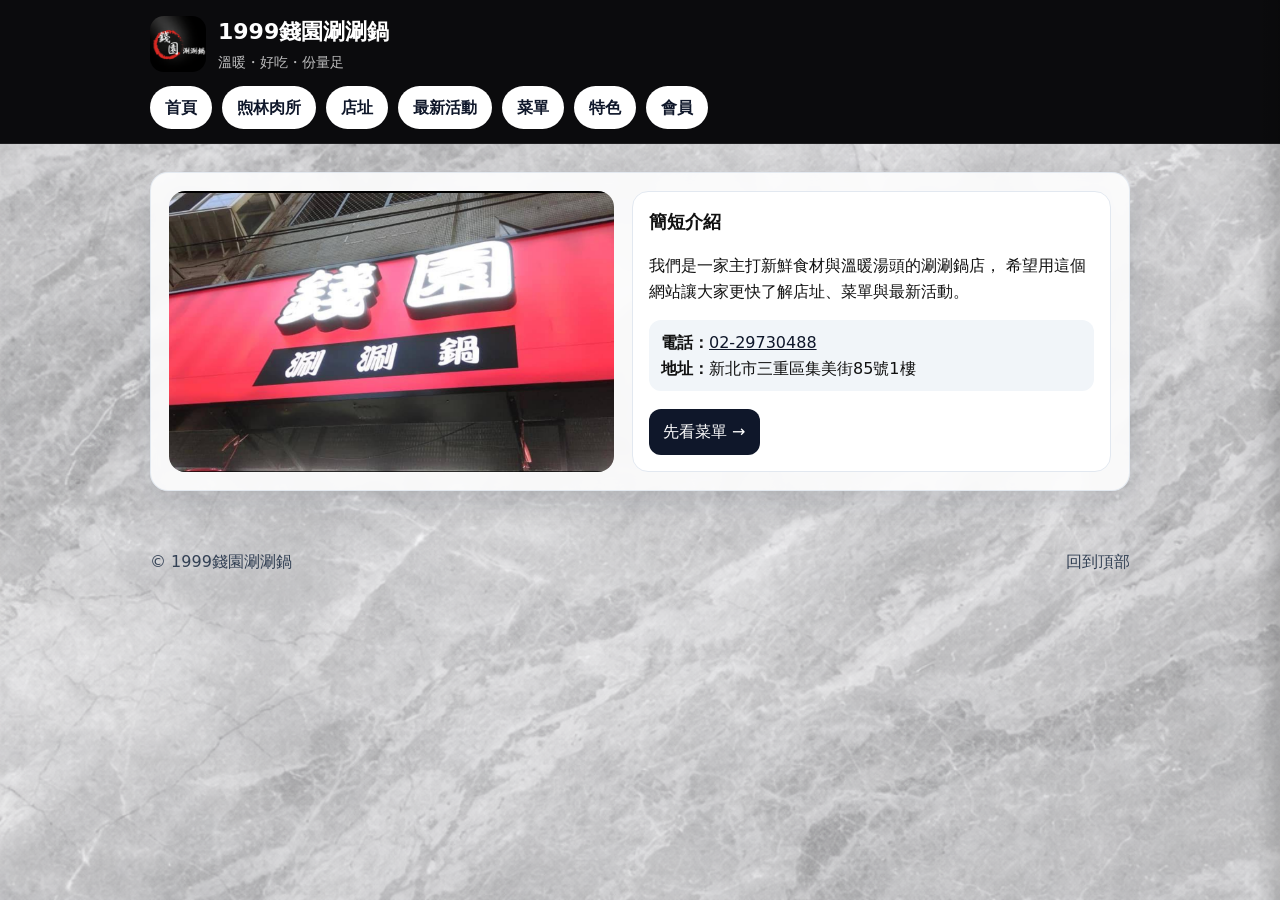
<file: index.html>
<!DOCTYPE html>
<html lang="zh-Hant">
<head>
  <meta charset="UTF-8" />
  <meta name="viewport" content="width=device-width, initial-scale=1" />
  <title>1999錢園涮涮鍋｜首頁</title>
  <link rel="stylesheet" href="css/style.css" />
</head>

<body>
  <a class="skip-link" href="#main">跳到主要內容</a>

  <header class="site-header" id="top">
    <div class="brand">
      <img class="brand-logo" src="images/logo1.png" alt="1999錢園涮涮鍋 Logo">
  
      <div class="brand-text">
        <h1 class="brand-name">1999錢園涮涮鍋</h1>
        <p class="brand-tagline">溫暖・好吃・份量足</p>
      </div>
    </div>
  
    <nav class="site-nav" aria-label="主要導覽">
      <a href="index.html" aria-current="page">首頁</a>
      <a href="shop.html">煦林肉所</a>
      <a href="location.html">店址</a>
      <a href="news.html">最新活動</a>
      <a href="menu.html">菜單</a>
      <a href="features.html">特色</a>
      <a href="member.html">會員</a>
    </nav>
  </header>  

  <main id="main" class="page">
    <section class="hero">
      <div class="hero-photo" >
        <img src="images/storefront.png" alt="店面/招牌照片佔位">
      </div>

      <div class="hero-text">
        <h2 class="section-title">簡短介紹</h2>
        <p>
          我們是一家主打新鮮食材與溫暖湯頭的涮涮鍋店，
          希望用這個網站讓大家更快了解店址、菜單與最新活動。
        </p>

        <p class="quick-info">
          <span class="label">電話：</span><a class="tel" href="tel:000000000">02-29730488</a><br>
          <span class="label">地址：</span>新北市三重區集美街85號1樓
        </p>

        <a class="cta" href="menu.html">先看菜單 →</a>
      </div>
    </section>
  </main>

  <footer class="site-footer">
    <p>© 1999錢園涮涮鍋</p>
    <a class="to-top" href="#top">回到頂部</a>
  </footer>
</body>
</html>
</file>
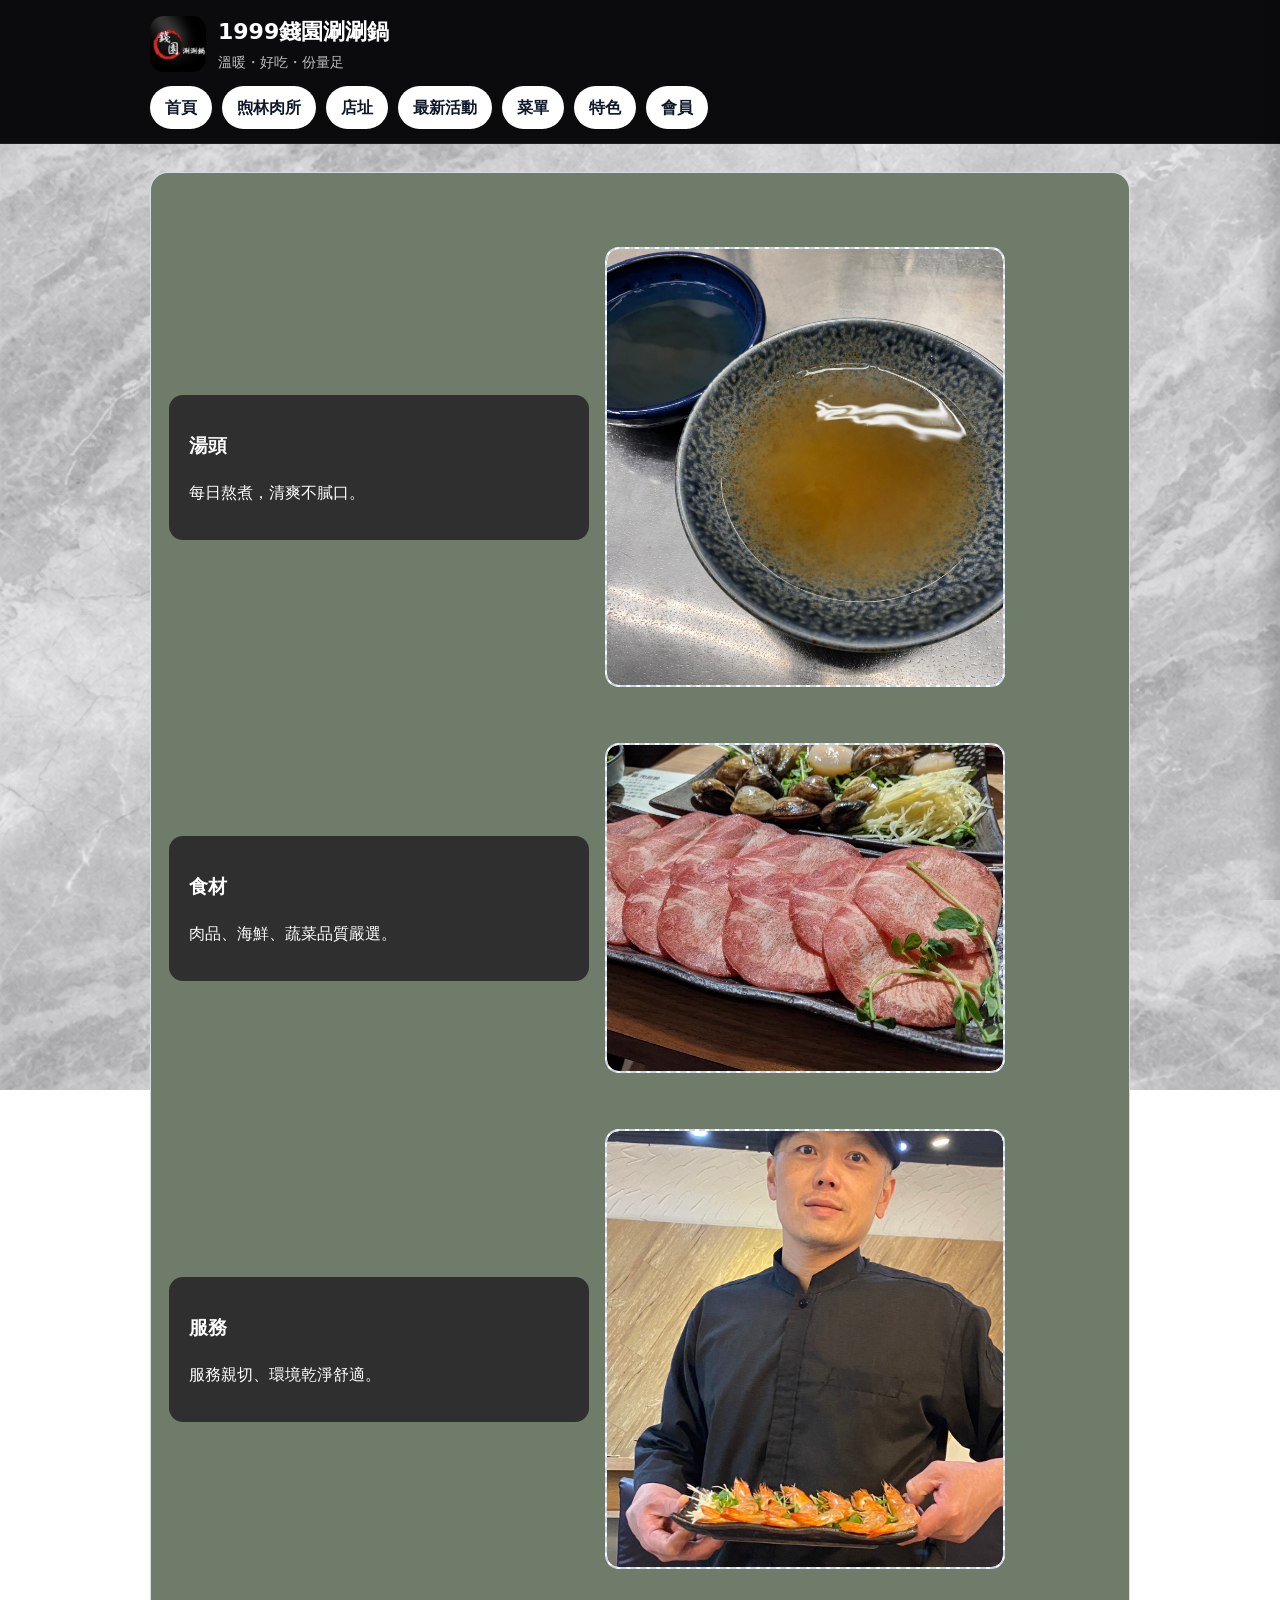
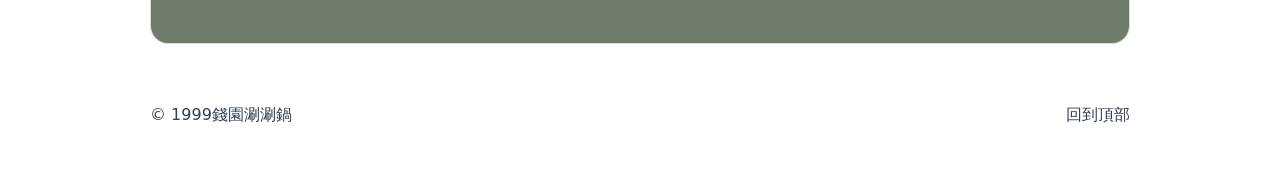
<file: features.html>
<!doctype html>
<html lang="zh-Hant">
<head>
  <meta charset="utf-8" />
  <meta name="viewport" content="width=device-width, initial-scale=1" />
  <title>店內特色｜1999錢園涮涮鍋</title>
  <link rel="stylesheet" href="css/style.css" />
</head>

<body>
  <a class="skip-link" href="#main">跳到主要內容</a>

  <!-- Header（沿用你現在的） -->
  <header class="site-header" id="top">
    <div class="brand">
      <!-- 這裡放你的 logo（你已經有了就用 img；沒有也可先留） -->
      <img class="brand-logo" src="images/logo1.png" alt="1999錢園涮涮鍋 Logo">
      <div>
        <h1 class="brand-name">1999錢園涮涮鍋</h1>
        <p class="brand-tagline">溫暖・好吃・份量足</p>
      </div>
    </div>

    <nav class="site-nav" aria-label="主要導覽">
      <a href="index.html">首頁</a>
      <a href="shop.html">煦林肉所</a>
      <a href="location.html">店址</a>
      <a href="news.html">最新活動</a>
      <a href="menu.html">菜單</a>
      <a href="features.html" aria-current="page">特色</a>
      <a href="member.html">會員</a>
    </nav>
  </header>

  <main id="main" class="page page-features">

    <!-- 湯頭（自己的區塊） -->
    <section class="feature-block">
      <div class="feature-row">
        <div class="feature-text">
          <h3>湯頭</h3>
          <p>每日熬煮，清爽不膩口。</p>
        </div>
            <div class="feature-image portrait">
                <img src="images/soup.jpg" alt="湯頭照片">
            </div>
      </div>
          
    </section>
  
    <!-- 食材（自己的區塊） -->
    <section class="feature-block">
      <div class="feature-row">
        <div class="feature-text">
            <h3>食材</h3>
            <p>肉品、海鮮、蔬菜品質嚴選。</p>
        </div>
            <!-- 食材（橫圖） -->
            <div class="feature-image landscape">
                <img src="images/ingredients.jpg" alt="食材照片">
            </div>
  
       
      </div>
    </section>
  
    <!-- 服務（自己的區塊） -->
    <section class="feature-block">
      <div class="feature-row">
        <div class="feature-text">
          <h3>服務</h3>
          <p>服務親切、環境乾淨舒適。</p>
        </div>
  
<!-- 服務（直圖） -->
        <div class="feature-image portrait">
            <img src="images/service.jpg" alt="服務照片">
        </div>          
      </div>
    </section>
  </main>
  

  <footer class="site-footer">
    <p>© 1999錢園涮涮鍋</p>
    <a class="to-top" href="#top">回到頂部</a>
  </footer>
</body>
</html>
</file>
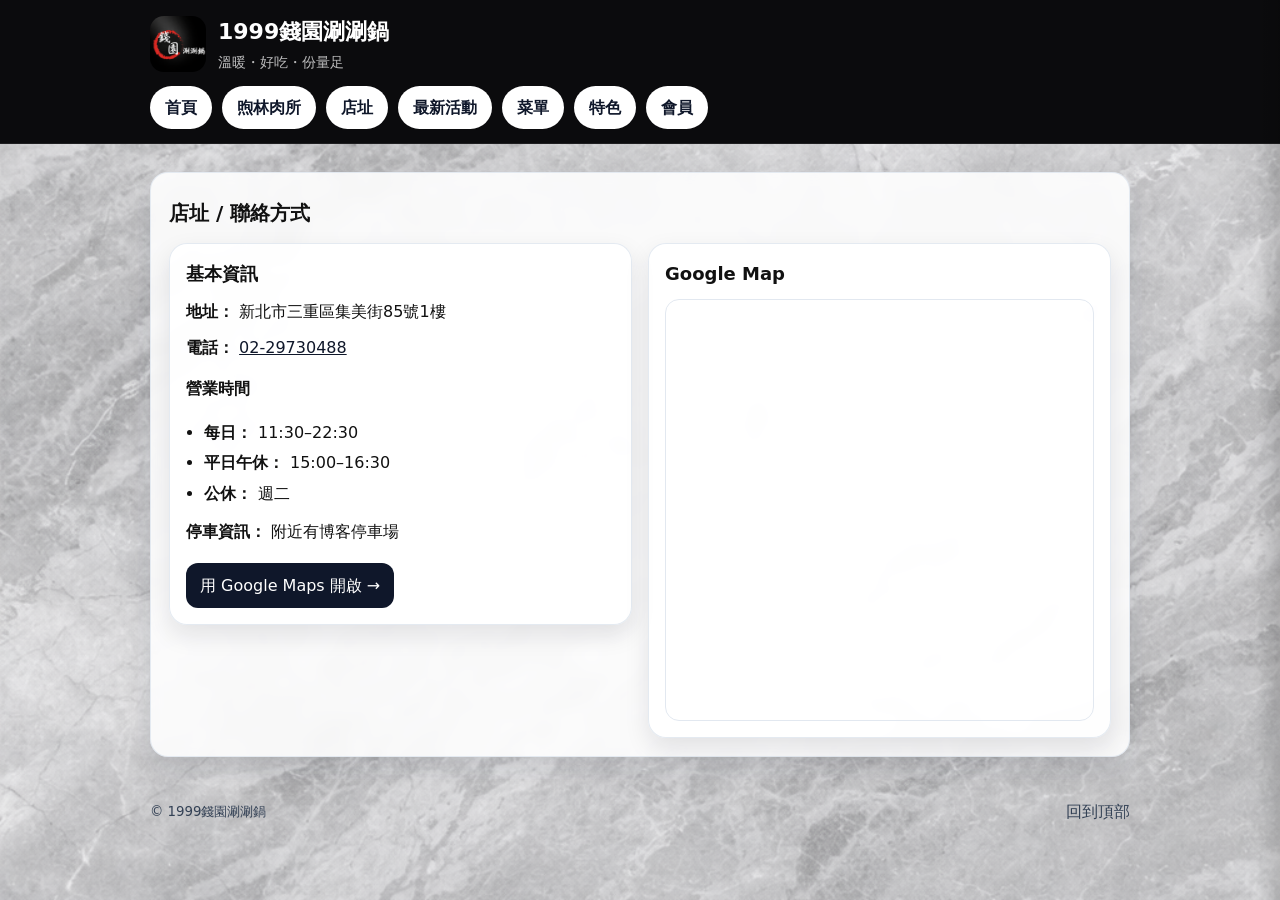
<file: location.html>
<!DOCTYPE html>
<html lang="zh-Hant">
<head>
  <meta charset="utf-8" />
  <meta name="viewport" content="width=device-width, initial-scale=1" />
  <title>店址｜1999錢園涮涮鍋</title>
  <link rel="stylesheet" href="css/style.css" />
</head>

<body id="top">
    <a class="skip-link" href="#main">跳到主要內容</a>

    <header class="site-header" id="top">
      <div class="brand">
        <img class="brand-logo" src="images/logo1.png" alt="1999錢園涮涮鍋 Logo">
    
        <div class="brand-text">
          <h1 class="brand-name">1999錢園涮涮鍋</h1>
          <p class="brand-tagline">溫暖・好吃・份量足</p>
        </div>
      </div>
    
      <nav class="site-nav" aria-label="主要導覽">
        <a href="index.html">首頁</a>
        <a href="shop.html">煦林肉所</a>
        <a href="location.html" aria-current="page">店址</a>
        <a href="news.html">最新活動</a>
        <a href="menu.html">菜單</a>
        <a href="features.html">特色</a>
        <a href="member.html">會員</a>
      </nav>
    </header>  

  <main id="main" class="page">
    <h2 class="page-title">店址 / 聯絡方式</h2>

    <section class="location-layout">
      <!-- 上半：資訊卡 -->
      <div class="info-card">
        <h3 class="section-title">基本資訊</h3>

        <p class="info-row">
          <span class="label">地址：</span>
          <span>新北市三重區集美街85號1樓</span>
        </p>

        <p class="info-row">
          <span class="label">電話：</span>
          <a class="tel" href="tel:+886-000-000-000">02-29730488</a>
        </p>

        <p class="label">營業時間</p>

        <ul class="hours">
          <li><span class="hours__label">每日：</span><span class="hours__value">11:30–22:30</span></li>
          <li><span class="hours__label">平日午休：</span><span class="hours__value">15:00–16:30</span></li>
          <li><span class="hours__label">公休：</span><span class="hours__value">週二</span></li>
        </ul>
        

        <p class="info-row">
          <span class="label">停車資訊：</span>
          <span>附近有博客停車場</span>
        </p>

        <div class="info-actions">
          <a class="cta" href="https://maps.google.com" target="_blank" rel="noreferrer">用 Google Maps 開啟 →</a>
        </div>
      </div>

      <!-- 下半：地圖 -->
      <div class="map-card">
        <h3 class="section-title">Google Map</h3>

        <!-- ✅ 把下面 iframe 換成你自己店家的嵌入碼 -->
        <div class="map-embed">
          <iframe
            src="https://www.google.com/maps/embed?pb=!1m18!1m12!1m3!1d3614.4293756175184!2d121.48869709797496!3d25.05343209345707!2m3!1f0!2f0!3f0!3m2!1i1024!2i768!4f13.1!3m3!1m2!1s0x3442a9ae7a0f818d%3A0xe29171efdb4f7f5a!2zMTk5OemMouWckua2rua2rumNiw!5e0!3m2!1szh-TW!2stw!4v1766408067471!5m2!1szh-TW!2stw" 
            loading="lazy"
            referrerpolicy="no-referrer-when-downgrade"
            allowfullscreen
            title="1999錢園涮涮鍋 Google Map"
          ></iframe>
        </div>
      </div>
    </section>
  </main>

  <footer class="site-footer">
    <small>© 1999錢園涮涮鍋</small>
    <a class="to-top" href="#top">回到頂部</a>
  </footer>
</body>
</html>
</file>
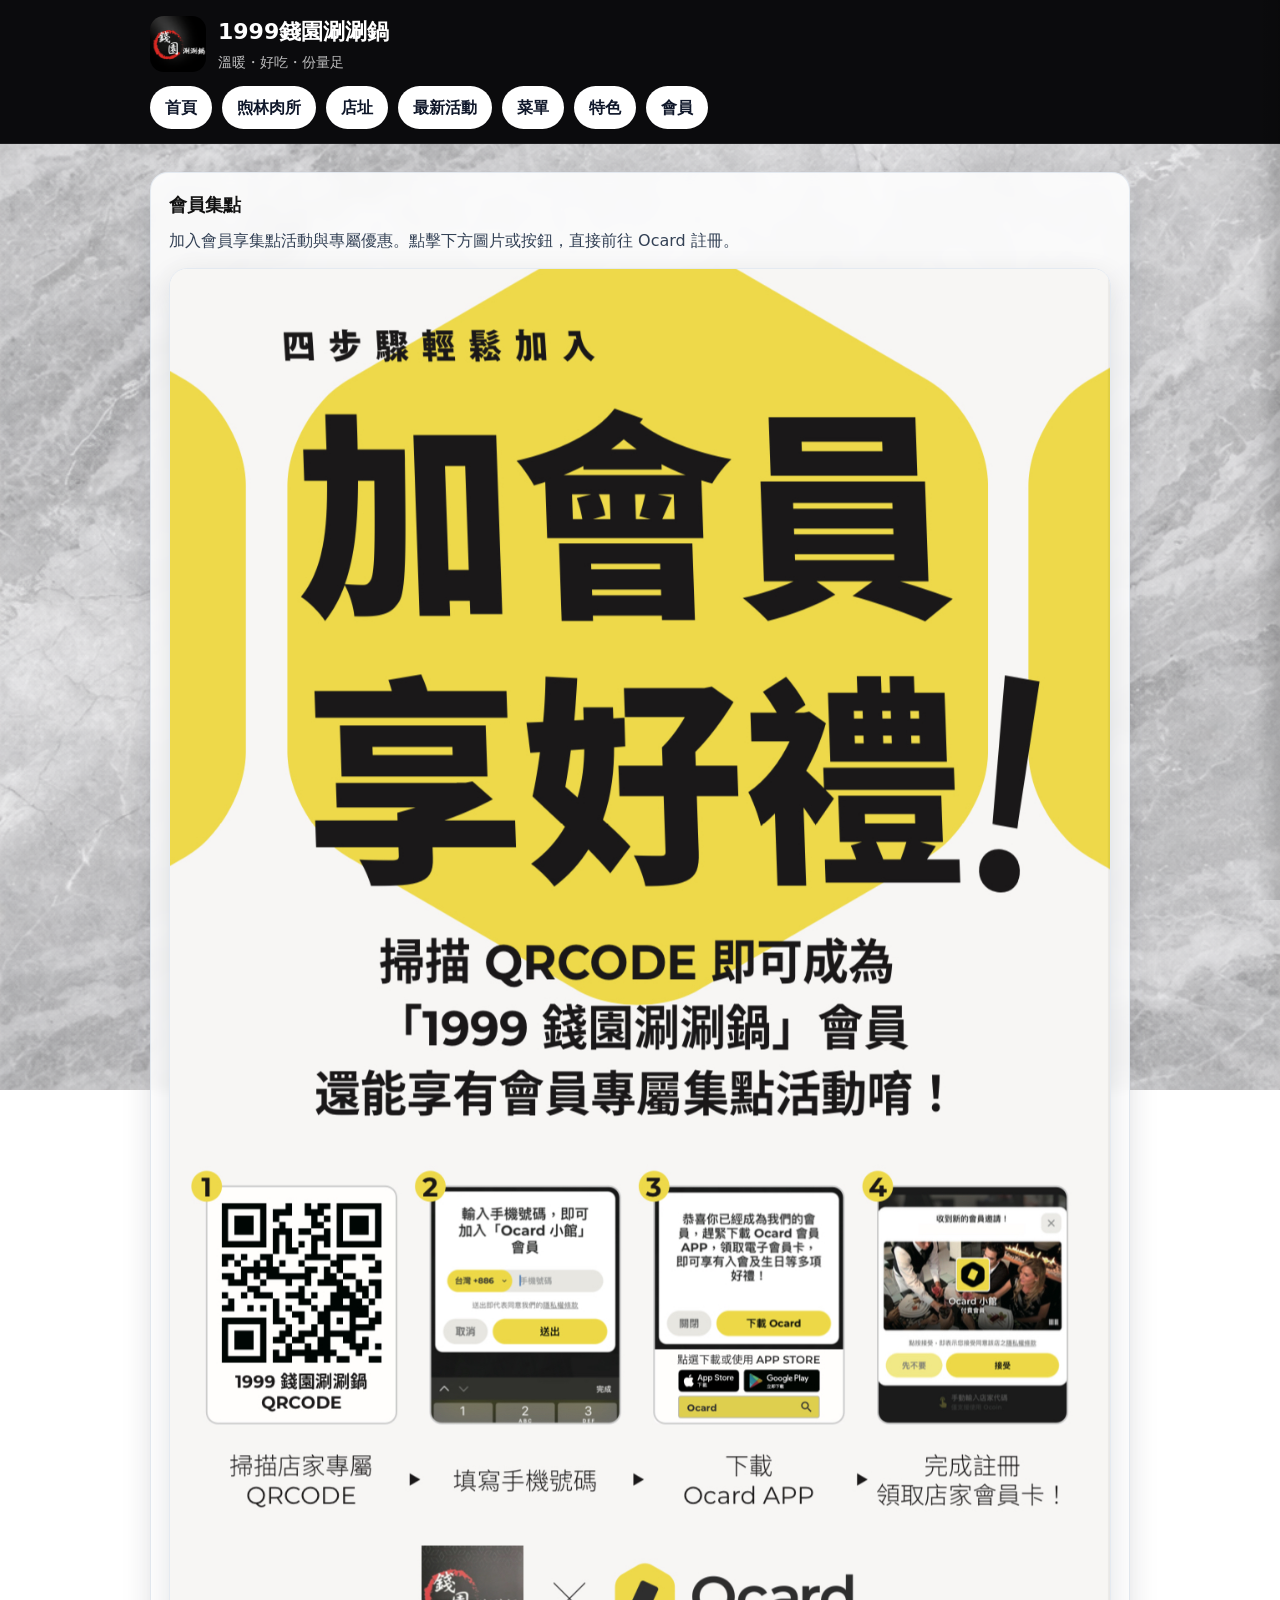
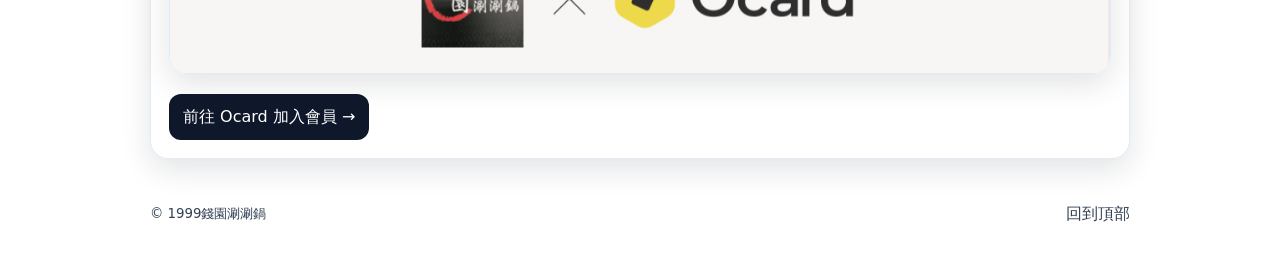
<file: member.html>
<!doctype html>
<html lang="zh-Hant">
<head>
  <meta charset="utf-8" />
  <meta name="viewport" content="width=device-width, initial-scale=1" />
  <title>會員集點｜1999錢園涮涮鍋</title>
  <link rel="stylesheet" href="css/style.css" />
</head>

<body>
  <a class="skip-link" href="#main">跳到主要內容</a>

  <header class="site-header">
    <div class="brand">
      <img class="brand-logo" src="images/logo1.png" alt="1999錢園涮涮鍋 Logo">
      <div>
        <h1 class="brand-name">1999錢園涮涮鍋</h1>
        <p class="brand-tagline">溫暖・好吃・份量足</p>
      </div>
    </div>

    <nav class="site-nav" aria-label="主要導覽">
      <a href="index.html">首頁</a>
      <a href="shop.html">煦林肉所</a>
      <a href="location.html">店址</a>
      <a href="news.html">最新活動</a>
      <a href="menu.html">菜單</a>
      <a href="features.html">特色</a>
      <a href="member.html" aria-current="page">會員</a>
    </nav>
  </header>

  <main id="main" class="page page-member">
    <h2 class="section-title">會員集點</h2>
    <p class="member-lead">
      加入會員享集點活動與專屬優惠。點擊下方圖片或按鈕，直接前往 Ocard 註冊。
    </p>

    <!-- ✅ 圖片整張可點：導流入口 -->
    <a class="member-card"
       href="http://ocard.co/A?sid=l7Jvwx"
       target="_blank"
       rel="noreferrer noopener"
       aria-label="前往 Ocard 集點會員頁（新分頁開啟）">
      <img src="images/IMG_0651.jpg" alt="加入會員享好禮：掃描 QRCode 加入 1999錢園涮涮鍋 Ocard 會員" />
    </a>

    <!-- ✅ 備援 CTA：就算不點圖也看得懂 -->
    <p class="member-cta-wrap">
      <a class="cta" href="http://ocard.co/A?sid=l7Jvwx" target="_blank" rel="noreferrer noopener">
        前往 Ocard 加入會員 →
      </a>
    </p>
  </main>

  <footer class="site-footer">
    <small>© 1999錢園涮涮鍋</small>
    <a class="to-top" href="#top">回到頂部</a>
  </footer>
</body>
</html>
</file>
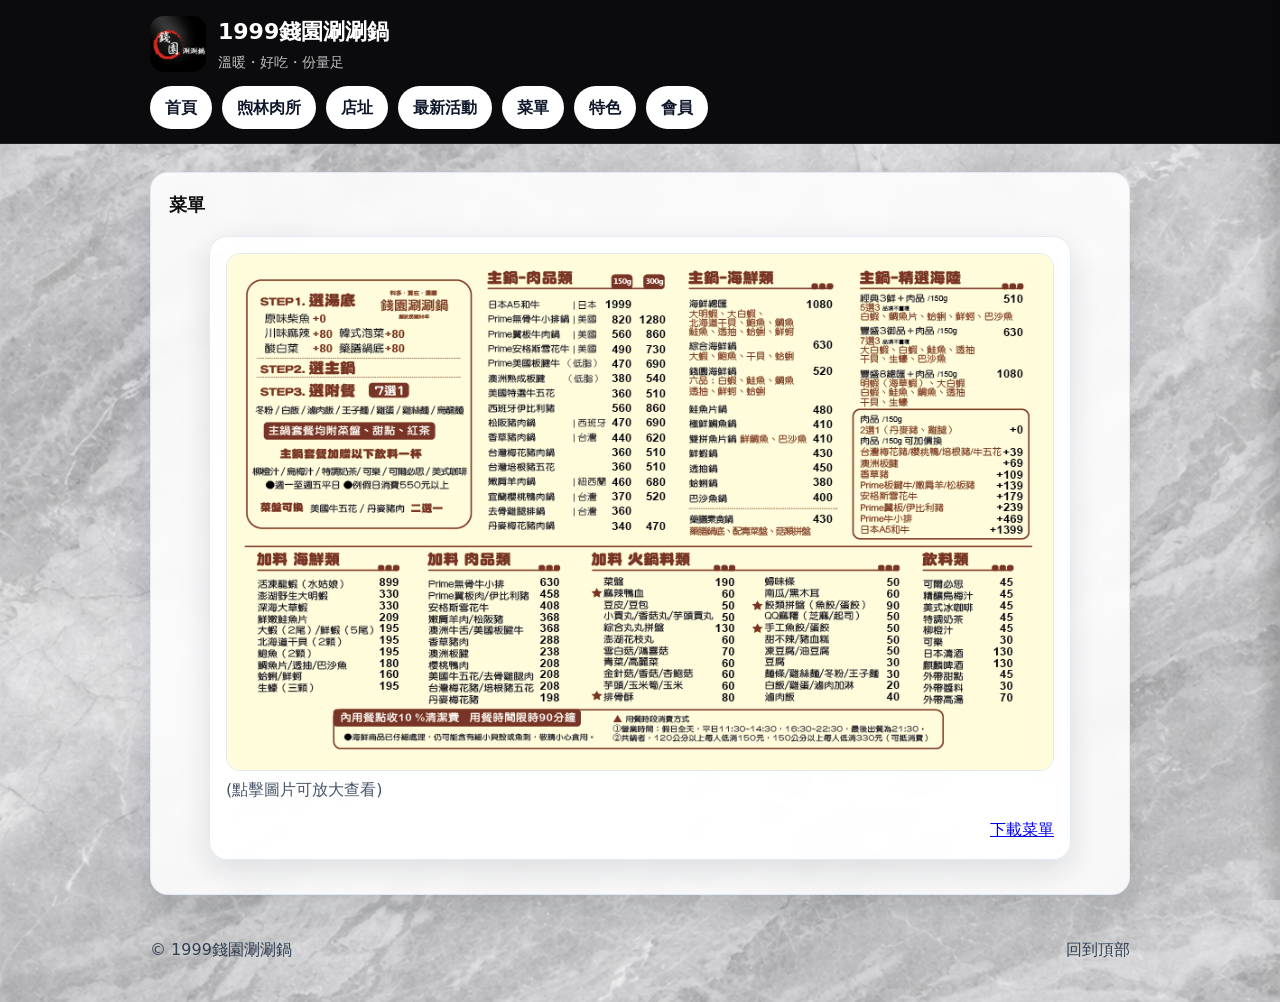
<file: menu.html>
<!doctype html>
<html lang="zh-Hant">
<head>
  <meta charset="utf-8" />
  <meta name="viewport" content="width=device-width, initial-scale=1" />
  <title>菜單｜1999錢園涮涮鍋</title>
  <link rel="stylesheet" href="css/style.css" />
</head>

<body>
  <a class="skip-link" href="#main">跳到主要內容</a>

  <header class="site-header" id="top">
    <div class="brand">
      <img class="brand-logo" src="images/logo1.png" alt="1999錢園涮涮鍋 Logo">
      <div>
        <h1 class="brand-name">1999錢園涮涮鍋</h1>
        <p class="brand-tagline">溫暖・好吃・份量足</p>
      </div>
    </div>

    <nav class="site-nav" aria-label="主要導覽">
      <a href="index.html">首頁</a>
      <a href="shop.html">煦林肉所</a>
      <a href="location.html">店址</a>
      <a href="news.html">最新活動</a>
      <a href="menu.html" aria-current="page">菜單</a>
      <a href="features.html">特色</a>
      <a href="member.html">會員</a>
    </nav>
  </header>

  <main class="page" id="main">
    <h2 class="section-title">菜單</h2>

    <figure class="menu-card">
      <a class="menu-link" href="images/menu.jpg" target="_blank" rel="noreferrer">
        <img class="menu-img" src="images/menu.jpg" alt="1999錢園涮涮鍋 菜單">
      </a>
      <p class="muted">(點擊圖片可放大查看)</p>
      <figcaption class="menu-caption">
        <a class="ext-link" href="images/menu.jpg" download>下載菜單</a>
      </figcaption>
    </figure>
  </main>

  <footer class="site-footer">
    <div>© 1999錢園涮涮鍋</div>
    <a class="to-top" href="#top">回到頂部</a>
  </footer>
</body>
</html>
</file>
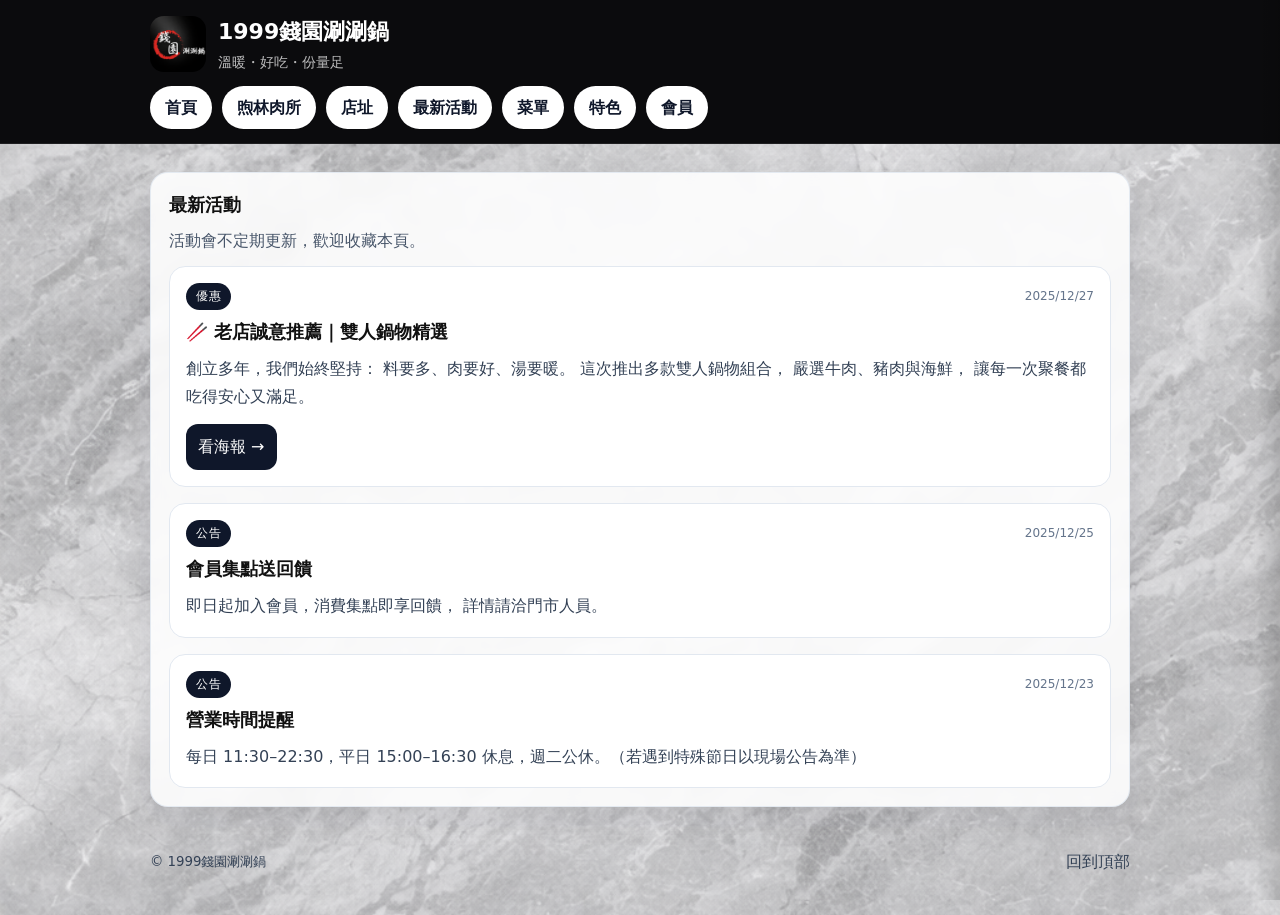
<file: news.html>
<!doctype html>
<html lang="zh-Hant">
<head>
  <meta charset="utf-8" />
  <meta name="viewport" content="width=device-width, initial-scale=1" />
  <title>最新活動｜1999錢園涮涮鍋</title>
  <link rel="stylesheet" href="css/style.css" />
</head>

<body>
  <a class="skip-link" href="#main">跳到主要內容</a>

  <!-- ✅ 直接沿用你目前網站的 header（需要一致） -->
  <header class="site-header">
    <div class="brand">
      <img class="brand-logo" src="images/logo1.png" alt="1999錢園涮涮鍋 Logo">
      <div>
        <h1 class="brand-name">1999錢園涮涮鍋</h1>
        <p class="brand-tagline">溫暖・好吃・份量足</p>
      </div>
    </div>

    <nav class="site-nav" aria-label="主要導覽">
      <a href="index.html">首頁</a>
      <a href="shop.html">煦林肉所</a>
      <a href="location.html">店址</a>
      <a href="news.html" aria-current="page">最新活動</a>
      <a href="menu.html">菜單</a>
      <a href="features.html">特色</a>
      <a href="member.html">會員</a>
    </nav>
  </header>

  <main id="main" class="page page-news">
    <header class="news-head">
      <h2 class="section-title">最新活動</h2>
      <p class="news-subtitle">活動會不定期更新，歡迎收藏本頁。</p>
    </header>

    <section class="news-list" aria-label="活動列表">
      <!-- ✅ 活動 1 -->
      <article class="news-card">
        <div class="news-meta">
          <span class="news-tag">優惠</span>
          <time class="news-date" datetime="2025-12-27">2025/12/27</time>
        </div>

        <h3 class="news-title">🥢 老店誠意推薦｜雙人鍋物精選</h3>

        <p class="news-text">
            創立多年，我們始終堅持：
            料要多、肉要好、湯要暖。
            
            這次推出多款雙人鍋物組合，
            嚴選牛肉、豬肉與海鮮，
            讓每一次聚餐都吃得安心又滿足。
        </p>


    
        <div class="news-actions">
          <a class="news-btn" href="images/S__140558339.jpg">看海報 →</a>
        </div>
        
      </article>


      <!-- 活動 2 -->
      <article class="news-card">
        <div class="news-meta">
          <span class="news-tag">公告</span>
          <time class="news-date" datetime="2025-12-25">2025/12/25</time>
        </div>

        <h3 class="news-title">會員集點送回饋</h3>

        <p class="news-text">
            即日起加入會員，消費集點即享回饋，
            詳情請洽門市人員。
        </p>
      </article>




      <!-- ✅ 活動 3 -->
      <article class="news-card">
        <div class="news-meta">
          <span class="news-tag">公告</span>
          <time class="news-date" datetime="2025-12-23">2025/12/23</time>
        </div>

        <h3 class="news-title">營業時間提醒</h3>

        <p class="news-text">
          每日 11:30–22:30，平日 15:00–16:30 休息，週二公休。（若遇到特殊節日以現場公告為準）
        </p>
      </article>
    </section>
  </main>

  <footer class="site-footer">
    <small>© 1999錢園涮涮鍋</small>
    <a class="to-top" href="#top">回到頂部</a>
  </footer>
</body>
</html>
</file>
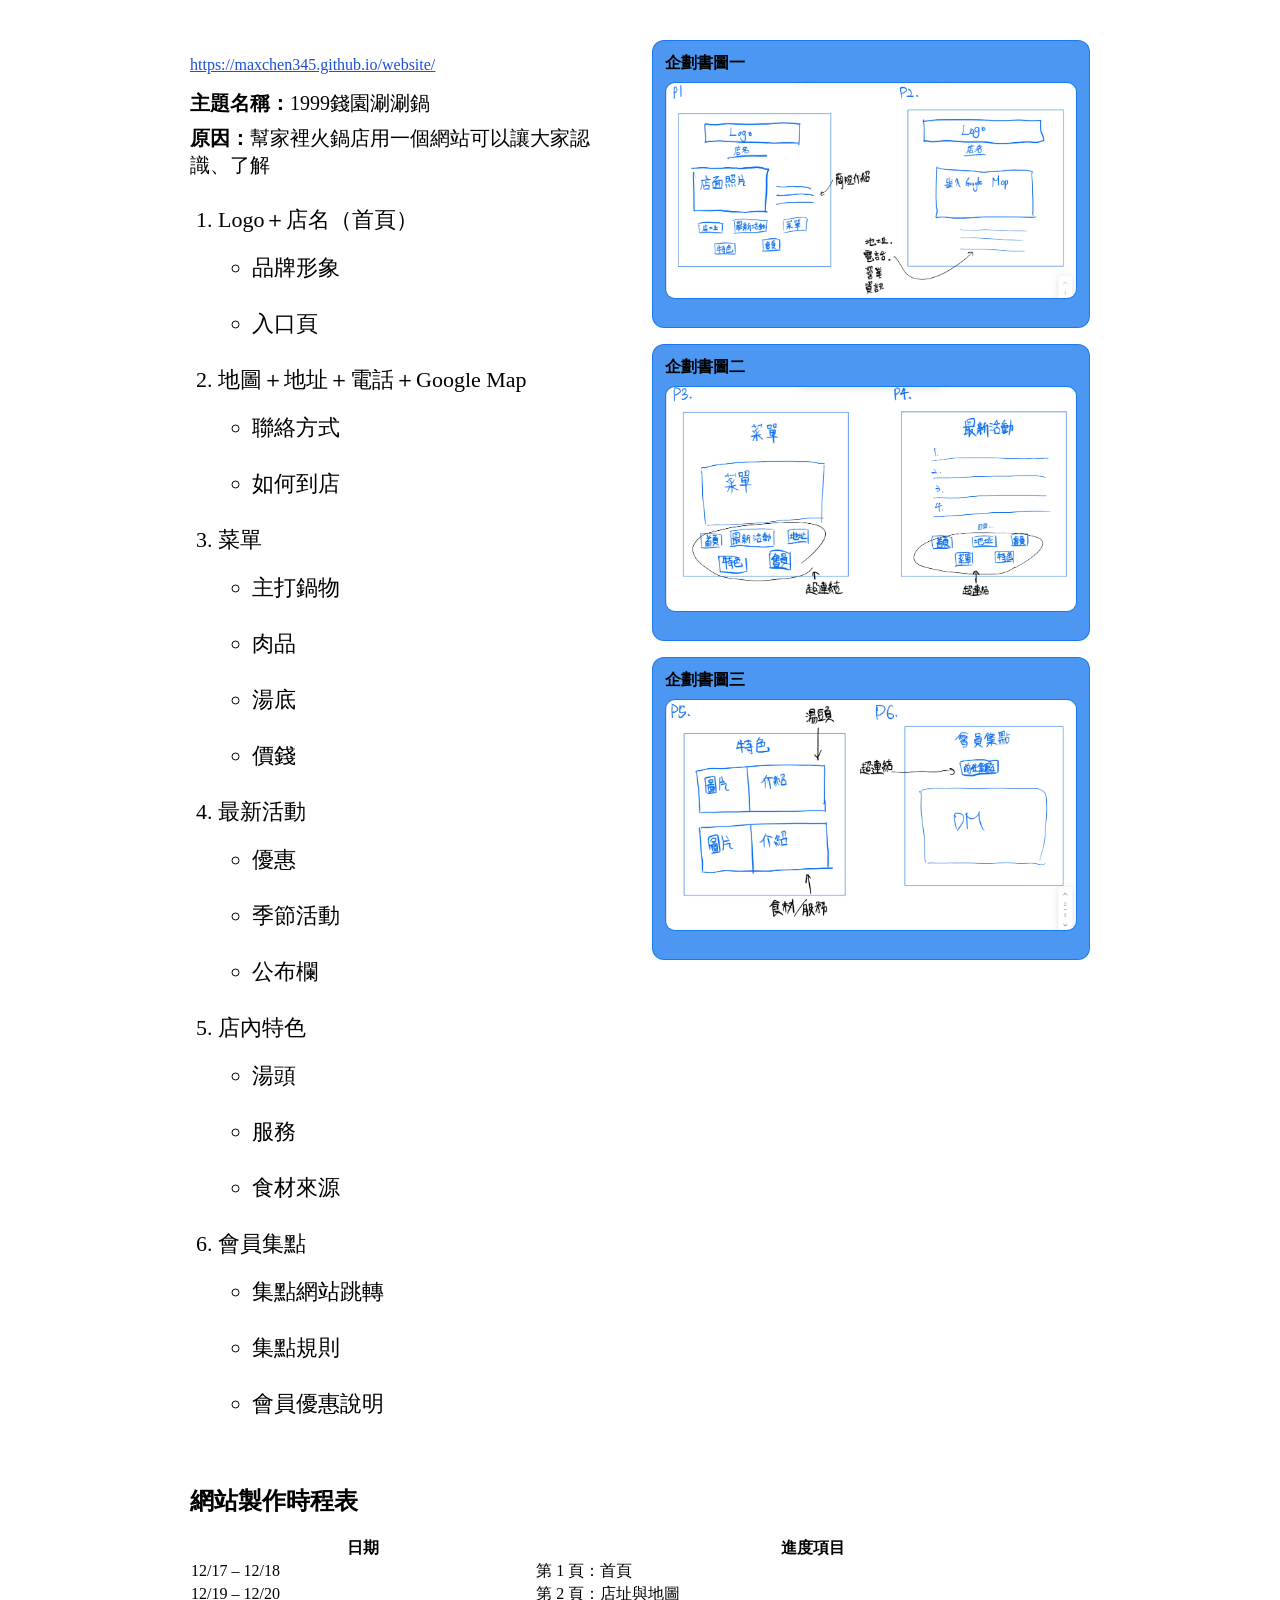
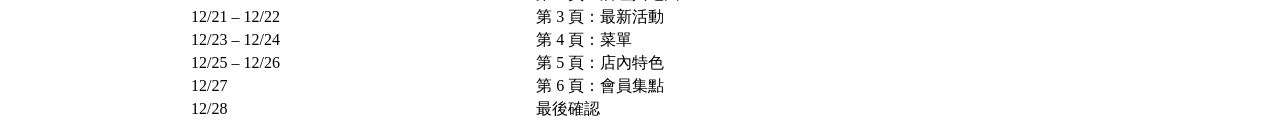
<file: proposal.html>
<!DOCTYPE html>
<html lang="zh-Hant">
<head>
  <meta charset="UTF-8" />
  <title>網站企劃書｜1999錢園涮涮鍋</title>
  <link rel="stylesheet" href="css/pro.css" />
</head>

<script>
    msg="<統資一甲陳泰丞於"+document.lastModified+"定稿期末網站企劃書";
    document.title=msg;
</script>
<body>
  <main id="main" class="page">
    <div class="layout">
        <!-- 左邊：企劃書文字 -->
        <div class="content">
          <!-- 連結 -->
          <p id="main">
            <a class="ext-link" href="https://maxchen345.github.io/website/" target="_blank">
              https://maxchen345.github.io/website/
            </a>
          </p>      
    
    
        <!-- 主題 / 原因 -->
        <p class="meta"><span class="label">主題名稱：</span>1999錢園涮涮鍋</p>
        <p class="meta"><span class="label">原因：</span>幫家裡火鍋店用一個網站可以讓大家認識、了解</p>
    
        <!-- 六頁分配 -->
        <ol class="plan">
          <li>
            <span class="item-title">Logo＋店名（首頁）</span>
            <ul>
              <li>品牌形象</li>
              <li>入口頁</li>
            </ul>
          </li>
    
          <li>
            <span class="item-title">地圖＋地址＋電話＋Google Map</span>
            <ul>
              <li>聯絡方式</li>
              <li>如何到店</li>
            </ul>
          </li>
    
          <li>
            <span class="item-title">菜單</span>
            <ul>
              <li>主打鍋物</li>
              <li>肉品</li>
              <li>湯底</li>
              <li>價錢</li>
            </ul>
          </li>
    
          <li>
            <span class="item-title">最新活動</span>
            <ul>
              <li>優惠</li>
              <li>季節活動</li>
              <li>公布欄</li>
            </ul>
          </li>
    
          <li>
            <span class="item-title">店內特色</span>
            <ul>
              <li>湯頭</li>
              <li>服務</li>
              <li>食材來源</li>
            </ul>
          </li>
    
          <li>
            <span class="item-title">會員集點</span>
            <ul>
              <li>集點網站跳轉</li>
              <li>集點規則</li>
              <li>會員優惠說明</li>
            </ul>
          </li>
        </ol>
        </div>
      
        <!-- 右邊：圖片 -->
        <aside class="images">
            <div class="img-card">
              <p class="img-title">企劃書圖一</p>
              <img src="images/IMG_0096.jpg" alt="企劃書圖一">
            </div>
          
            <div class="img-card">
                <p class="img-title">企劃書圖二</p>
                <img src="images/IMG_0098.jpg" alt="企劃書圖二">
            </div>

            <div class="img-card">
              <p class="img-title">企劃書圖三</p>
              <img src="images/IMG_0097.jpg" alt="企劃書圖三">
            </div>
          


          </aside>
          
      </div>
    

      <section id="schedule">
        <h2>網站製作時程表</h2>
      
        <table class="schedule-table">
          <thead>
            <tr>
              <th>日期</th>
              <th>進度項目</th>
            </tr>
          </thead>
          <tbody>
            <tr>
              <td>12/17 – 12/18</td>
              <td>第 1 頁：首頁</td>
            </tr>
            <tr>
              <td>12/19 – 12/20</td>
              <td>第 2 頁：店址與地圖</td>
            </tr>
            <tr>
              <td>12/21 – 12/22</td>
              <td>第 3 頁：最新活動</td>
            </tr>
            <tr>
              <td>12/23 – 12/24</td>
              <td>第 4 頁：菜單</td>
            </tr>
            <tr>
              <td>12/25 – 12/26</td>
              <td>第 5 頁：店內特色</td>
            </tr>
            <tr>
              <td>12/27</td>
              <td>第 6 頁：會員集點</td>
            </tr>
            <tr >
              <td>12/28</td>
              <td>最後確認</td>
            </tr>
          </tbody>
        </table>
      </section>
      

  </main>
</body>
</html>
</file>
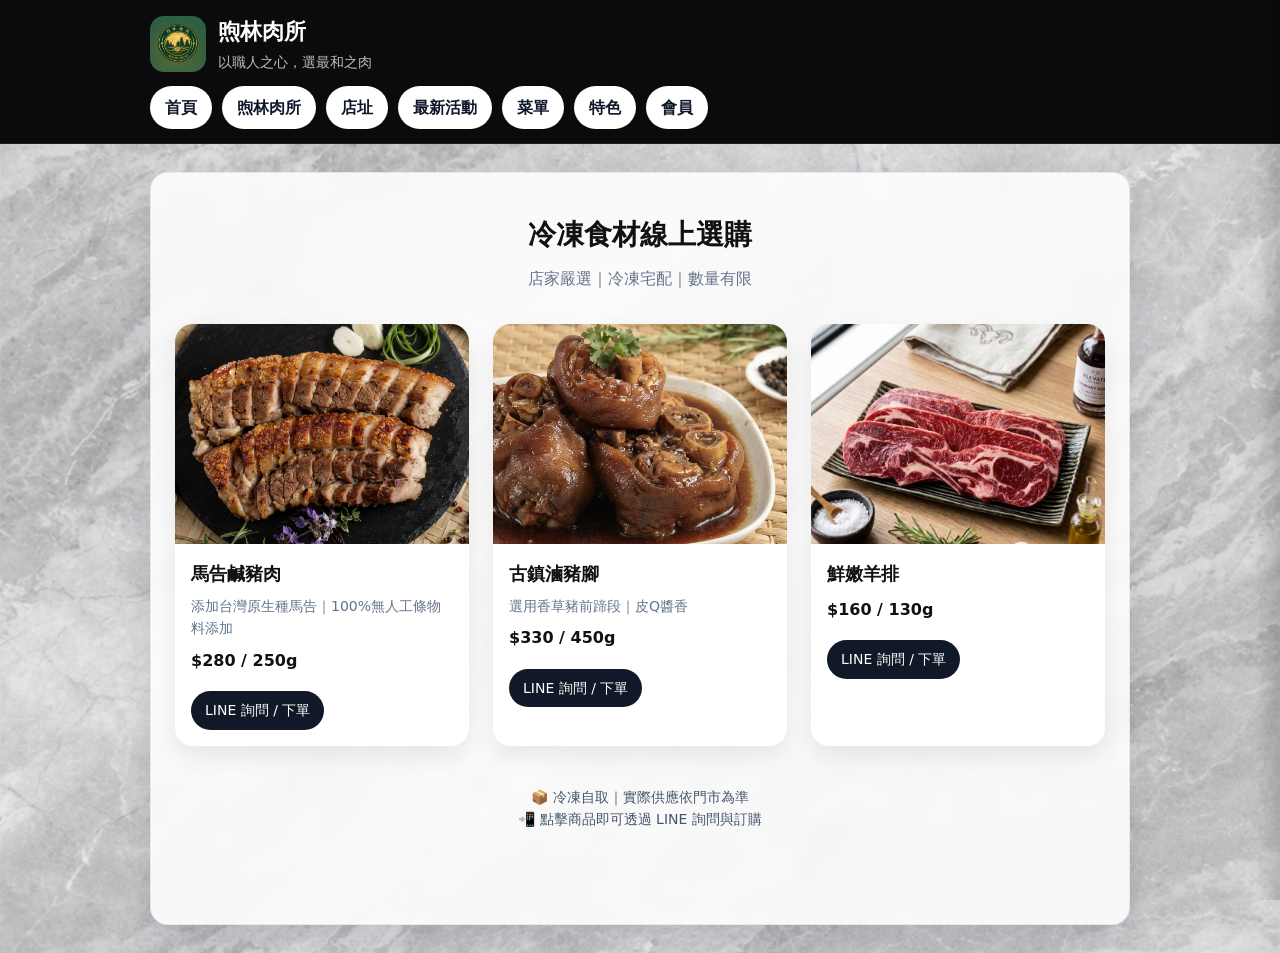
<file: shop.html>
<!DOCTYPE html>
<html lang="zh-Hant">
<head>
  <meta charset="UTF-8">
  <meta name="viewport" content="width=device-width, initial-scale=1.0">
  <title>煦林肉所</title>
  <link rel="stylesheet" href="css/style.css">
</head>

<body>
    <a class="skip-link" href="#main">跳到主要內容</a>

    <!-- ✅ 直接沿用你目前網站的 header（需要一致） -->
    <header class="site-header">
      <div class="brand">
        <img class="brand-logo" src="images/xulin_logo.jpg" alt="煦林肉所 Logo">
        <div>
          <h1 class="brand-name">煦林肉所</h1>
          <p class="brand-tagline">以職人之心，選最和之肉</p>
        </div>
      </div>
  
      <nav class="site-nav" aria-label="主要導覽">
        <a href="index.html">首頁</a>
        <a href="shop.html" aria-current="page">煦林肉所</a>
        <a href="location.html">店址</a>
        <a href="news.html">最新活動</a>
        <a href="menu.html">菜單</a>
        <a href="features.html">特色</a>
        <a href="member.html">會員</a>
      </nav>
    </header>
  <main class="page page-shop">

    <!-- 標題 -->
    <section class="shop-hero">
      <h1>冷凍食材線上選購</h1>
      <p>店家嚴選｜冷凍宅配｜數量有限</p>
    </section>

    <!-- 商品卡片區 -->
    <section class="shop-grid">

      <!-- 商品卡片 1 -->
      <article class="shop-card">
        <a href="https://line.me/R/ti/p/@528lzluk" target="_blank">
          <div class="shop-card-image">
            <img src="images/xulin_saltedpork.png" alt="Prime 牛肉盤">
          </div>
          <div class="shop-card-body">
            <h3>馬告鹹豬肉</h3>
            <p class="desc">添加台灣原生種馬告｜100%無人工條物料添加</p>
            <p class="price">$280 / 250g</p>
            <span class="cta">LINE 詢問 / 下單</span>
          </div>
        </a>
      </article>

      <!-- 商品卡片 2 -->
      <article class="shop-card">
        <a href="https://line.me/R/ti/p/@528lzluk" target="_blank">
          <div class="shop-card-image">
            <img src="images/xulin_pigfeet.png" alt="古鎮滷豬腳">
          </div>
          <div class="shop-card-body">
            <h3>古鎮滷豬腳</h3>
            <p class="desc">選用香草豬前蹄段｜皮Q醬香</p>
            <p class="price">$330 / 450g</p>
            <span class="cta">LINE 詢問 / 下單</span>
          </div>
        </a>
      </article>

            <!-- 商品卡片 3 -->
            <article class="shop-card">
              <a href="https://line.me/R/ti/p/@528lzluk" target="_blank">
                <div class="shop-card-image">
                  <img src="images/xulin_lamb.JPG" alt="鮮嫩羊排">
                </div>
                <div class="shop-card-body">
                  <h3>鮮嫩羊排</h3>
                  <p class="desc"></p>
                  <p class="price">$160 / 130g</p>
                  <span class="cta">LINE 詢問 / 下單</span>
                </div>
              </a>
            </article>

    </section>

    <!-- 下單說明 -->
    <section class="shop-note">
      <p>
        📦 冷凍自取｜實際供應依門市為準<br>
        📲 點擊商品即可透過 LINE 詢問與訂購
      </p>
    </section>

  </main>
</body>
</html>
</file>
<file: css/style.css>
* { box-sizing: border-box; }
/* body{ outline: 10px solid red !important; } */


body{
        margin:0;
        font-family: system-ui, -apple-system, "PingFang TC", "Microsoft JhengHei", sans-serif;
        color:#111;
        line-height:1.6;
      
        /* ✅ 大理石背景 */
        background-image: url("../images/background.png");
        background-size: cover;          /* 填滿畫面 */
        background-position: center;     /* 置中 */
        background-repeat: no-repeat;    /* 不重複 */
        background-attachment: fixed;    /* 滾動時背景不跟著動（可選） */
}

html, body { 
    width: 100%;
    overflow-x: hidden;   /* 止血：避免右側留白（水平卷軸） */
}
  
img, iframe {
    max-width: 100%;
    height: auto;
    display: block;
}
  
.page{
        width: min(980px, 92%);
        margin: 28px auto;
      
        /* ✅ 內容卡片 */
        background: rgba(255,255,255,0.88);
        backdrop-filter: blur(6px);
        border: 1px solid rgba(226,232,240,0.9);
        border-radius: 18px;
        padding: 18px;
        box-shadow: 0 10px 30px rgba(15,23,42,0.12);     
}

/* skip link */
.skip-link{
  position:absolute;
  left:-999px;
  top:8px;
  padding:8px 12px;
  background:#111;
  color:#fff;
  border-radius:8px;
}
.skip-link:focus{ left:12px; }

/* header */
.site-header{
    position: static;
    top: auto;
  
    /* ✅ 深黑（貼近 logo 黑底，不突兀） */
    background: #0b0b0d;
  
    border-bottom: 1px solid rgba(255,255,255,0.08);
    padding: 14px 0;
  }

.brand{
    width: min(980px, 92%);
    margin: 0 auto 10px auto;
    display:flex;
    align-items:center;
    gap:12px;
}  

.brand-logo{
    width: 56px;
    height: 56px;
    object-fit: contain;
    border-radius: 14px;
    background: transparent; /* 你 logo 本來就黑底，不用再加 */
}
  
.logo-placeholder{
  width:56px;
  height:56px;
  border-radius:14px;
  border:2px dashed #94a3b8;
  display:grid;
  place-items:center;
  color:#64748b;
  font-weight:700;
}

.brand-name{
    margin: 0;
    font-size: 22px;
    color: #ffffff;
  }
  
  .brand-tagline{
    margin: 2px 0 0 0;
    color: rgba(255,255,255,0.72);
    font-size: 14px;
}  

/* nav（父子選擇器示範：nav > a） */
.site-nav{
    width: min(980px, 92%);
    margin: 12px auto 0 auto;
  
    display: flex;
    gap: 10px;
  
    background: transparent;   /* ❗ 重點 */
}  

  
@media (max-width: 520px){
    .site-nav{
      width: 100%;
      padding: 0 10px;
      margin: 0 auto;
      flex-wrap: nowrap;
      overflow-x: auto;                 /* 可左右滑 */
      -webkit-overflow-scrolling: touch;
      gap: 10px;
      -ms-overflow-style: none;
      scrollbar-width: none;
    }
    .site-nav::-webkit-scrollbar {
        display: none;
    }
    .site-nav > a{ flex: 0 0 auto; }
  }
  
  /* nav 按鈕 */
.site-nav > a{
    background: #ffffff;      /* ⬅ 只有按鈕白 */
    color: #0f172a;
  
    padding: 8px 14px;
    border-radius: 999px;
  
    text-decoration: none;
    font-weight: 600;
  
    border: 1px solid rgba(255,255,255,0.6);
}
  
  
  /* hover */
.site-nav > a:hover{
    background: #0f172a;
    color: #ffffff;
}  
.site-nav::after {
    content: "";
    position: absolute;
    right: 0;
    top: 0;
    width: 24px;
    height: 100%;
    background: linear-gradient(to right, transparent, rgba(0,0,0,0.15));
    pointer-events: none;
  }  
  
/* hero 左右排版 */
.hero{
  display:flex;
  gap:18px;
  align-items:stretch;
}
.hero-photo{
    flex: 1;
    min-height: 260px;
    border-radius: 16px;
    overflow: hidden;              /* ✅ 很重要：裁切多餘部分 */
    background: #f1f5f9;
}
  
  /* hero 裡的照片 */
.hero-photo img{
    width: 100%;
    height: 100%;
    object-fit: cover;             /* ✅ 關鍵：填滿、不拉伸 */
    display: block;
}
  
.hero-text{
  flex: 1;
  border:1px solid #e2e8f0;
  border-radius:16px;
  padding:16px;
  background:#ffffff;
}

.section-title{ margin:0 0 8px 0; font-size:18px; }

.quick-info{
  margin: 10px 0 12px 0;
  padding: 10px 12px;
  background:#f1f5f9;
  border-radius:12px;
}
.label{ font-weight:700; }

.tel{ color:#0f172a; }
.tel:hover{ text-decoration:underline; }

.cta{
  display:inline-block;
  margin-top: 6px;
  text-decoration:none;
  background:#0f172a;
  color:#fff;
  padding:10px 14px;
  border-radius:12px;
}
.cta:hover{ opacity:0.9; }

/* footer（群組選擇器示範） */
.site-footer, .site-footer a{
  color:#334155;
}
.site-footer{
  width: min(980px, 92%);
  margin: 22px auto 40px auto;
  padding-top: 14px;
  display:flex;
  justify-content:space-between;
  align-items:center;
  gap:12px;
}
.to-top{ text-decoration:none; }
.to-top:hover{ text-decoration:underline; }

/* 小螢幕：改上下 */
@media (max-width: 720px){
  .hero{ flex-direction:column; }
}







/*-----------------------------------------------------*/

/* location page */
.page-title{
    margin: 6px 0 14px 0;
    font-size: 20px;
  }
  
  .location-layout{
    display: grid;
    gap: 16px;
  }
  
  .info-card, .map-card{
    background: rgba(255,255,255,0.88);
    border: 1px solid rgba(226,232,240,0.9);
    border-radius: 18px;
    padding: 16px;
    box-shadow: 0 10px 24px rgba(15,23,42,0.10);
  }
  
  .info-row{
    margin: 10px 0;
  }
  
  .info-actions{
    margin-top: 12px;
  }

  .hours{
    margin: 8px 0 0 0;
    padding-left: 18px;   /* 有縮排 */
    line-height: 1.9;
  }
  
  .hours__label{
    font-weight: 700;
    margin-right: 6px;
  }
  
  /* 地圖容器：控制比例與圓角 */
  .map-embed{
    margin-top: 10px;
    border-radius: 14px;
    overflow: hidden;
    border: 1px solid #e2e8f0;
  }
  
  .map-embed iframe{
    width: 100%;
    height: 360px;
    border: 0;
    display: block;
  }
  
  .hint{
    margin: 10px 0 0 0;
    color: #64748b;
    font-size: 14px;
  }
  
  /* 大螢幕：左右並排（父子/後代選擇器也能在你原本 nav > a 續用） */
  @media (min-width: 900px){
    .location-layout{
      grid-template-columns: 1fr 1fr;
      align-items: start;
    }
    .map-embed iframe{
      height: 420px;
    }
  }
  








/* --------------------------------------------------------*/
/* MENU */
.muted{ color:#475569; margin: 6px 0 14px 0; }

.menu-card{
  background: rgba(255,255,255,0.88);
  border: 1px solid rgba(226,232,240,0.9);
  border-radius: 18px;
  padding: 16px;
  box-shadow: 0 10px 30px rgba(15,23,42,0.12);
}

.menu-link{ display:block; }

.menu-img{
  width: 100%;
  height: auto;
  display: block;
  border-radius: 14px;
  border: 1px solid #e2e8f0;
}

.menu-caption{
  margin-top: 10px;
  display:flex;
  justify-content:flex-end;
}










/* features 特色 =============================== */
.feature-block{
    background: transparent;   /* ✅ 拿掉底色 */
    border: none;               /* ✅ 拿掉外框 */
    box-shadow: none;           /* ✅ 拿掉陰影 */
    padding: 0;                 /* ✅ 不再需要內距 */
    margin: 56px 0;             /* 間距下面會再調 */
  }
  
  
  /* 一排：左文字 + 右圖片 */
  .feature-row{
    display: flex;
    gap: 16px;
    align-items: center;
    position: relative;
  }
  
  .feature-text{
    flex: 1;
    background: #2f2f2f;
    color: #fff;
    max-width: 420px;
    padding: 18px 20px;
    border-radius: 14px;
  }
  
  .feature-image{
    flex: 2;
  
    background: #f8fafc;
    border: 2px dashed #cbd5e1;
    border-radius: 14px;
  
    overflow: hidden;           /* 🔒 超出裁掉 */
    display: flex;
    align-items: center;
    justify-content: center;
  }

  .feature-image img{
    width: 100%;
    height: 100%;
    object-fit: cover;     /* ✅ 不變形、填滿 */
    border-radius: 12px;
  }

  .feature-image.landscape{
    max-width: 400px;
    height: 330px;   /* 橫向比例 */
  }

  .feature-image.portrait{
    max-width: 400px;
    height: 440px;   /* 直向比例 */
  }
  
  
  
  
  /* 手機：上下堆疊 */
  @media (max-width: 720px){
    .feature-row{ flex-direction: column; }
    .feature-image{ min-height: 180px; }
  }
  
  .page-features{
    background: #6F7C6A;
    backdrop-filter: none;
    box-shadow: none;
  }
  

  /* ===== member.html ===== */
.page-member{
    background: rgba(255,255,255,0.88);
    backdrop-filter: blur(6px);
    border: 1px solid rgba(226,232,240,0.9);
    border-radius: 18px;
    padding: 18px;
  }
  
  .member-lead{
    margin: 6px 0 14px 0;
    color: #334155;
  }
  
  .member-card{
    display: block;
    border-radius: 18px;
    overflow: hidden;
    border: 1px solid rgba(226,232,240,0.9);
    box-shadow: 0 10px 30px rgba(15,23,42,0.12);
  }
  
  .member-card img{
    width: 100%;
    display: block;
  }
  
  .member-card:hover{
    transform: translateY(-2px);
    transition: transform 160ms ease;
  }
  
  .member-cta-wrap{
    margin: 14px 0 0 0;
  }
  

  /* ===== news.html ===== */
.page-news{
    background: rgba(255,255,255,0.88);
    backdrop-filter: blur(6px);
    border: 1px solid rgba(226,232,240,0.9);
    border-radius: 18px;
    padding: 18px;
    box-shadow: 0 10px 30px rgba(15,23,42,0.10);
  }
  
  .news-head{ margin-bottom: 12px; }
  .news-subtitle{ margin: 0; color:#475569; }
  
  .news-list{
    display: grid;
    gap: 16px; /* ✅ 一則一則的間距 */
  }
  
  .news-card{
    background: #ffffff;
    border: 1px solid #e2e8f0;
    border-radius: 16px;
    padding: 16px;
  }
  
  .news-meta{
    display:flex;
    justify-content: space-between;
    align-items:center;
    gap: 12px;
    margin-bottom: 8px;
  }
  
  .news-tag{
    display:inline-block;
    padding: 4px 10px;
    border-radius: 999px;
    background: #0f172a;
    color: #fff;
    font-size: 12px;
    letter-spacing: .5px;
  }
  
  .news-date{
    color:#64748b;
    font-size: 12px;
  }
  
  .news-title{
    margin: 0 0 8px 0;
    font-size: 18px;
  }
  
  .news-text{
    margin: 0;
    color:#334155;
    line-height: 1.8;
  }
  
  .news-img{
    width: 100%;
    display: block;
    margin-top: 12px;
    border-radius: 14px;
    border: 1px solid #e2e8f0;
  }
  
  .news-actions{
    margin-top: 12px;
  }
  
  .news-btn{
    display:inline-block;
    text-decoration:none;
    padding: 10px 12px;
    border-radius: 12px;
    background:#0f172a;
    color:#fff;
  }
  
  .news-btn:hover{ opacity: .92; }
  
  @media (max-width: 720px){
    .news-meta{ flex-direction: column; align-items:flex-start; }
  }
  








  /* ===============================
   冷凍商品選購頁（shop.html）
================================ */

.page-shop {
    padding: 40px 24px 80px;
  }
  
  /* 標題 */
  .shop-hero {
    text-align: center;
    margin-bottom: 32px;
  }
  
  .shop-hero h1 {
    margin: 0 0 8px;
    font-size: 28px;
  }
  
  .shop-hero p {
    margin: 0;
    color: #64748b;
  }
  
  /* 商品卡片格線 */
  .shop-grid {
    display: grid;
    grid-template-columns: repeat(auto-fit, minmax(240px, 1fr));
    gap: 24px;
  }
  
  /* 卡片 */
  .shop-card {
    background: #ffffff;
    border-radius: 18px;
    overflow: hidden;
    box-shadow: 0 10px 24px rgba(0,0,0,0.08);
    transition: transform .2s ease, box-shadow .2s ease;
  }
  
  .shop-card:hover {
    transform: translateY(-4px);
    box-shadow: 0 16px 36px rgba(0,0,0,0.12);
  }
  
  .shop-card a {
    color: inherit;
    text-decoration: none;
    display: block;
  }
  
  /* 🔑 圖片區：4:3 比例 */
  .shop-card-image {
    aspect-ratio: 4 / 3;
    background: #e5e7eb;
    overflow: hidden;
  }
  
  .shop-card-image img {
    width: 100%;
    height: 100%;
    object-fit: cover;
  }
  
  /* 文字區 */
  .shop-card-body {
    padding: 16px;
  }
  
  .shop-card-body h3 {
    margin: 0 0 6px;
    font-size: 18px;
  }
  
  .shop-card-body .desc {
    margin: 0 0 8px;
    font-size: 14px;
    color: #64748b;
  }
  
  .shop-card-body .price {
    margin: 0 0 12px;
    font-weight: 700;
  }
  
  /* CTA */
  .shop-card-body .cta {
    display: inline-block;
    padding: 8px 14px;
    background: #111827;
    color: #fff;
    border-radius: 999px;
    font-size: 14px;
  }
  
  /* 下方說明 */
  .shop-note {
    margin-top: 40px;
    text-align: center;
    color: #475569;
    font-size: 14px;
  }
</file>
<file: css/pro.css>
/* 基本 */
* {
    box-sizing: border-box;
  }  

/* 版面 */
.page{
  width: min(900px, 92%);
  margin: 40px auto;
}

/* 連結（像Word那條） */
.top-link { margin: 0 0 14px; }
a.ext-link{
  color: #1d4ed8;
  text-decoration: underline;
}
a.ext-link:hover{ text-decoration-thickness: 3px; }  /* ✅ 超連結變化 */

/* 主題/原因 */
.meta { font-size: 20px; margin: 8px 0; }            /* ✅ 文字大小變化 */
.label { font-weight: 800; }

/* 群組選擇器 */
ol, ul { margin: 0; }

/* 六頁 */
.plan{
  margin-top: 26px;
  padding-left: 28px;
}

/* ✅ 後代選擇器 */
.plan li{
  margin: 18px 0 26px;
  font-size: 22px;
}

/* ✅ 父子選擇器*/
.plan li > ul{
  margin-top: 10px;
  padding-left: 34px;
  font-size: 20px;
}

/* ✅ 跟屁蟲選擇器*/
.item-title + ul{ margin-top: 12px; }

/* ✅ ID 選擇器 */
#main {
    margin-bottom: 16px;
  }  

/* 左右排版 */
.layout{
    display:flex;
    gap:24px;
    align-items:flex-start;
  }
  
  /* 左邊文字 */
  .content{ 
    flex:1; 
  }
  
  /* 右邊圖片區 */
  .images{
    flex:1;
  }
  
  .images img{
    width:100%;
    display:block;
    margin:0 0 16px 0;
    border:1px solid #086fecb8;
    border-radius:12px;
  }
  
  /* 每一張圖的小區塊 */
  .img-card{
    background: #086fecb8;     
    padding: 12px;
    border-radius: 12px;
    margin-bottom: 16px;
    border: 1px solid #086fecb8;
  }
  
  /* 小區塊內的標題 */
  .img-title{
    margin: 0 0 8px 0;
    font-weight: 700;
  }
  
  /* 圖片本身 */
  .img-card img{
    width: 100%;
    display: block;
    border-radius: 10px;
  }
  /* 時程表區塊 */
  #schedule{
    margin-top: 40px;
  }
  
  /* 表格本體*/
  .schedule-table{
    width: 100%;
    border-collapse: collapse;
    margin-top: 16px;
  }
</file>
